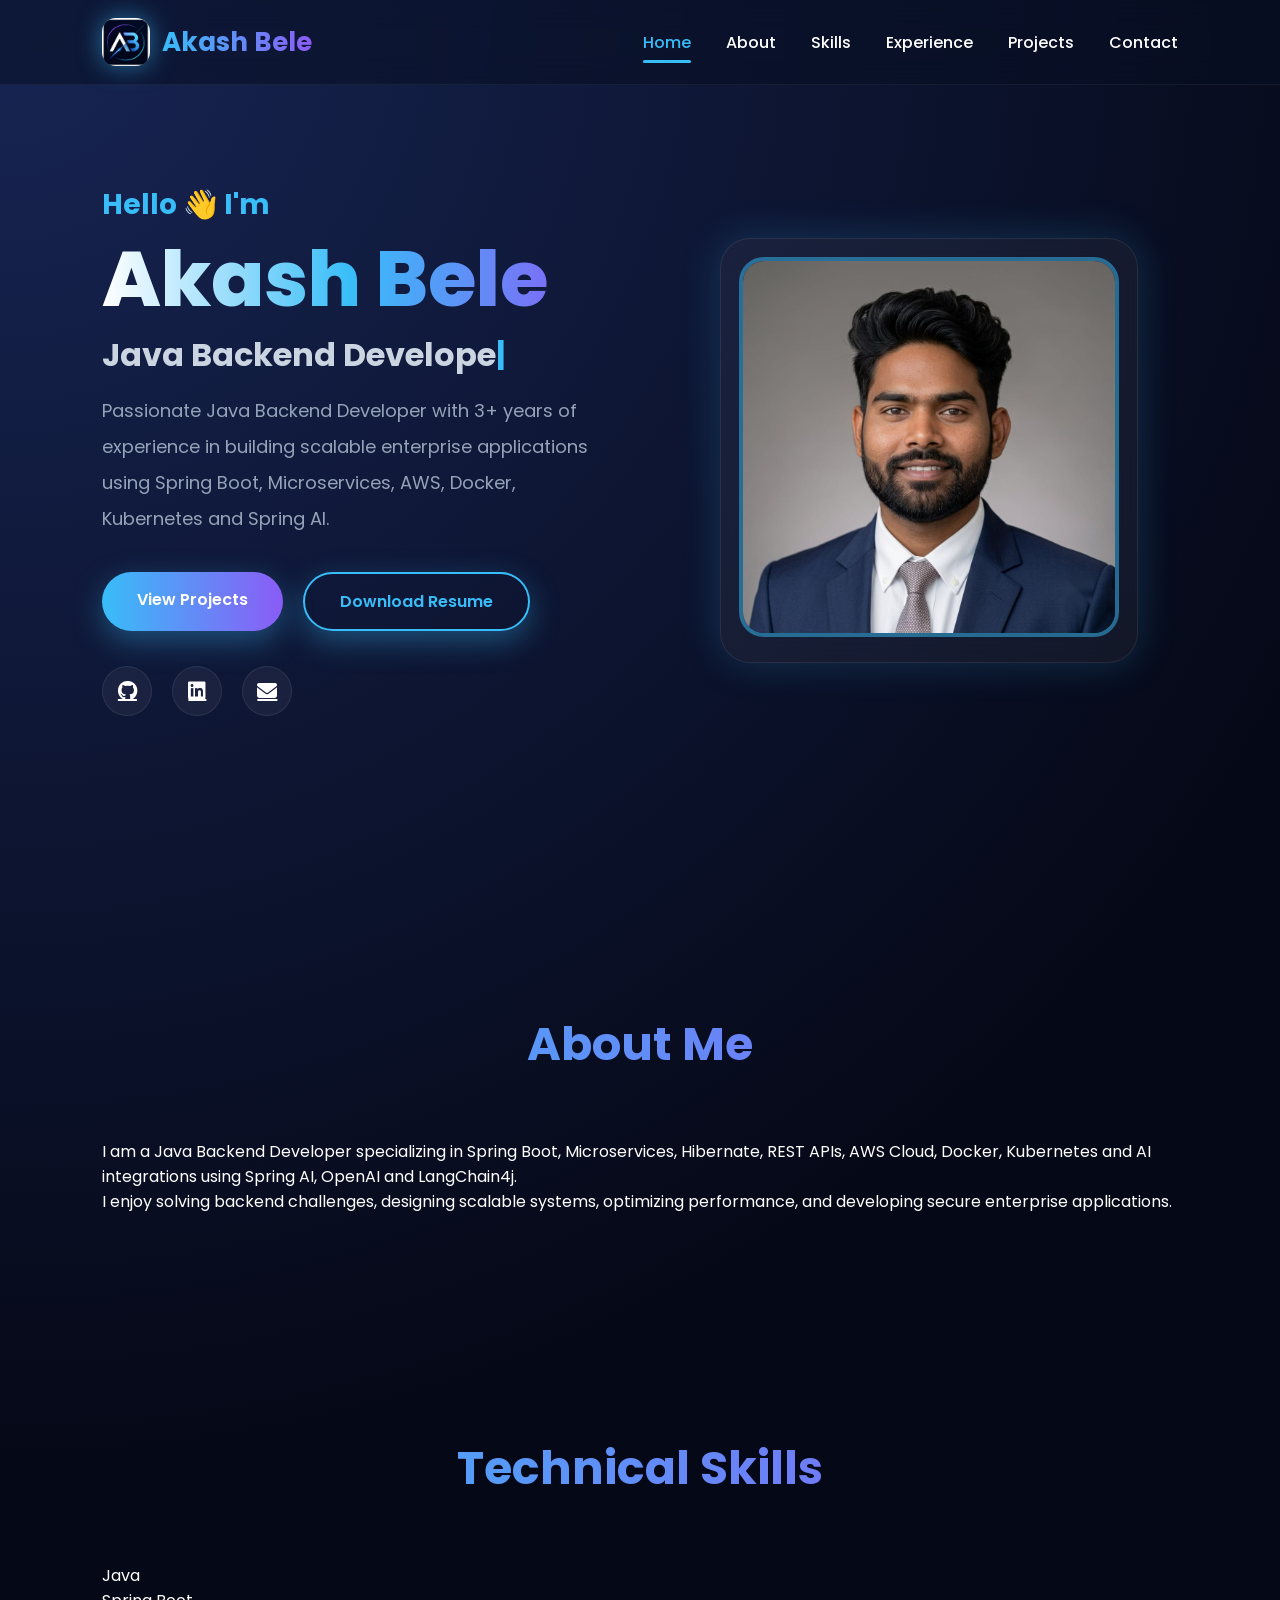
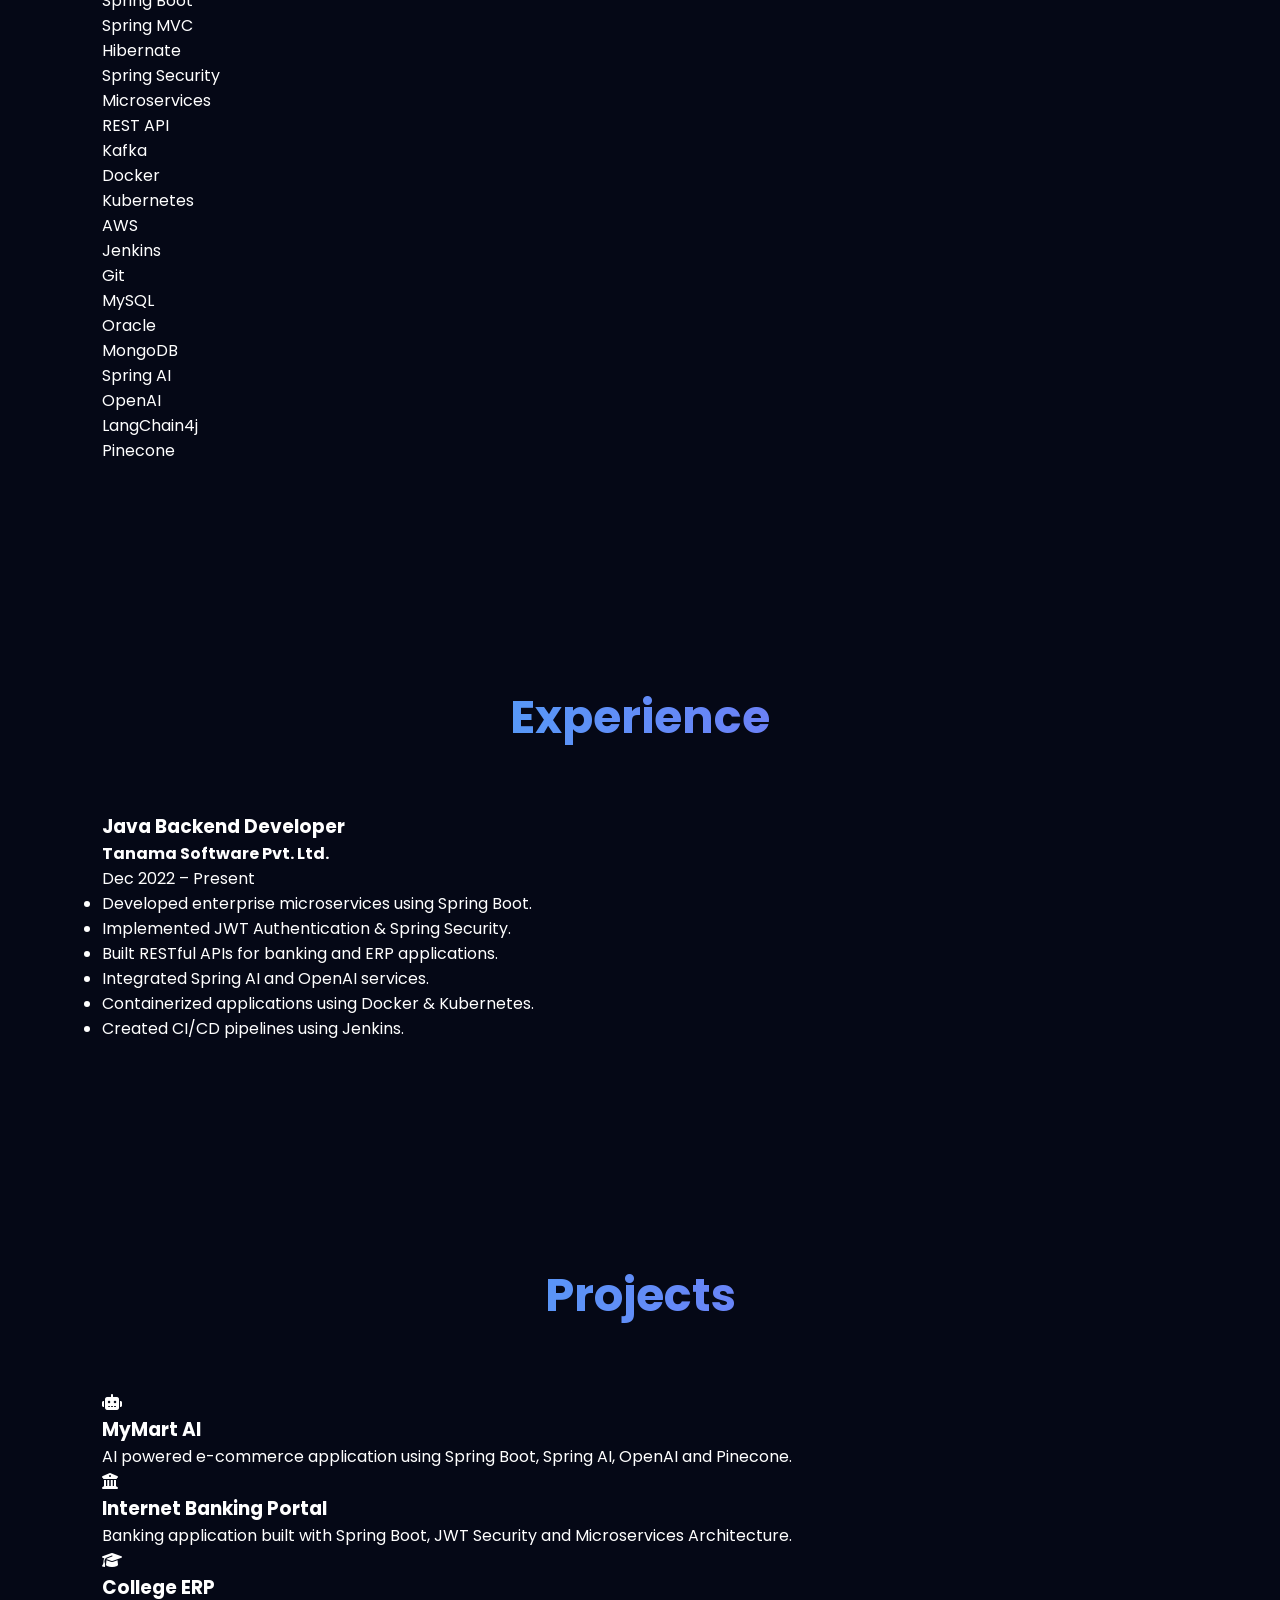
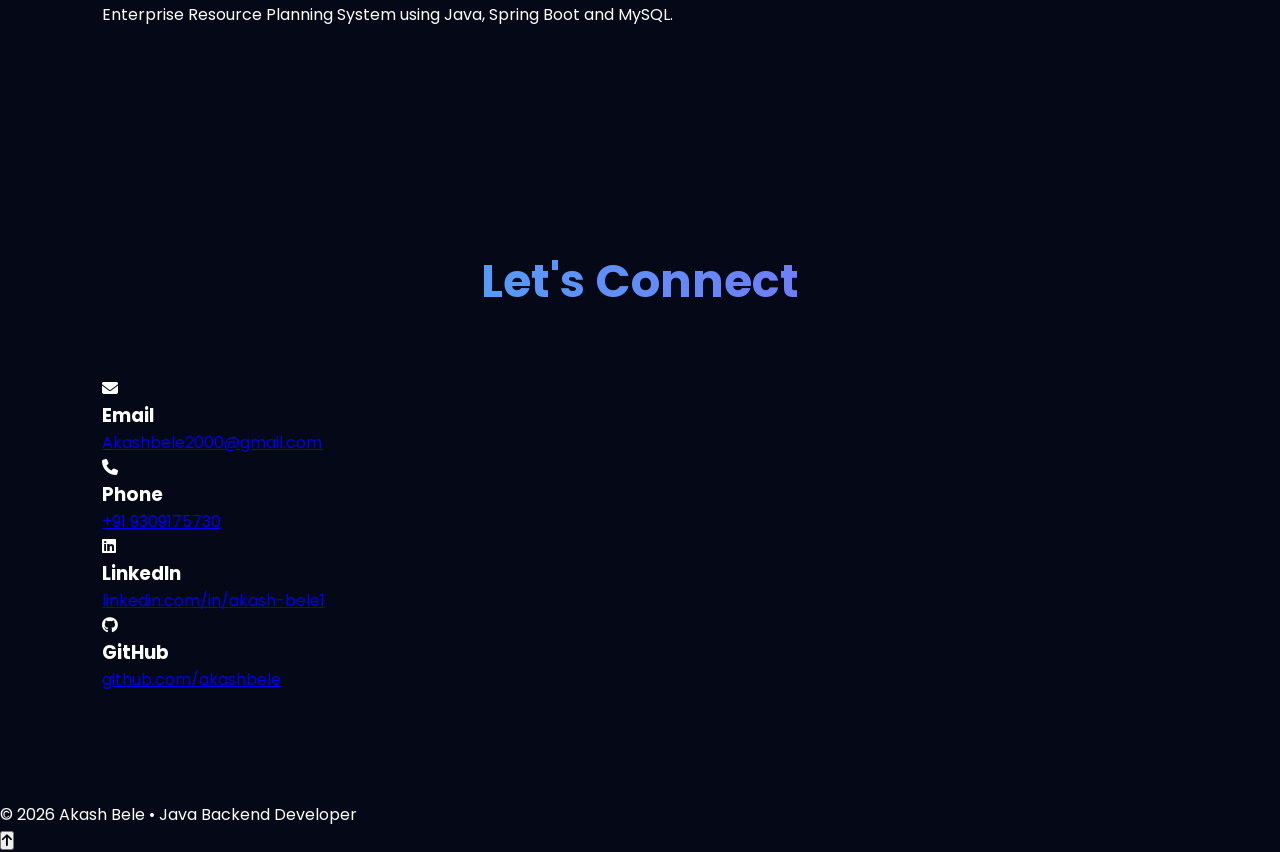
<file: index.html>
<!DOCTYPE html>
<html lang="en">

<head>
    <meta charset="UTF-8">
    <meta name="viewport" content="width=device-width, initial-scale=1.0">

    <title>Akash Bele | Java Backend Developer</title>

    <meta name="description"
        content="Akash Bele - Java Backend Developer | Spring Boot | Microservices | AWS | Spring AI | Generative AI">

    <link rel="icon" type="image/png" href="assets/favicon.png">

    <link rel="stylesheet" href="style.css">

    <link rel="preconnect" href="https://fonts.googleapis.com">

    <link rel="preconnect" href="https://fonts.gstatic.com" crossorigin>

    <link href="https://fonts.googleapis.com/css2?family=Poppins:wght@300;400;500;600;700;800&display=swap"
        rel="stylesheet">

    <link rel="stylesheet"
        href="https://cdnjs.cloudflare.com/ajax/libs/font-awesome/6.6.0/css/all.min.css">
</head>

<body>

    <!-- ================= NAVBAR ================= -->

    <header>

        <div class="logo">

            <img src="assets/favicon.png" alt="Logo">

            <span>Akash Bele</span>

        </div>

        <nav>

            <a href="#home">Home</a>

            <a href="#about">About</a>

            <a href="#skills">Skills</a>

            <a href="#experience">Experience</a>

            <a href="#projects">Projects</a>

            <a href="#contact">Contact</a>

        </nav>

    </header>

    <!-- ================= HERO ================= -->

    <section id="home" class="hero">

        <div class="hero-left">

            <h3>Hello 👋 I'm</h3>

            <h1>Akash Bele</h1>

            <h2 id="typing"></h2>

            <p>

                Passionate Java Backend Developer with 3+ years of experience
                in building scalable enterprise applications using Spring Boot,
                Microservices, AWS, Docker, Kubernetes and Spring AI.

            </p>

            <div class="buttons">

                <a href="#projects" class="btn">
                    View Projects
                </a>

                <a href="assets/resume.pdf" class="btn secondary">
                    Download Resume
                </a>

            </div>

            <div class="socials">

                <a href="#"><i class="fab fa-github"></i></a>

                <a href="#"><i class="fab fa-linkedin"></i></a>

                <a href="#"><i class="fa-solid fa-envelope"></i></a>

            </div>

        </div>

        <div class="hero-right">

            <div class="profile-card">

                <img src="assets/profile.jpg" alt="Akash Bele">

            </div>

        </div>

    </section>

    <!-- ================= ABOUT ================= -->

    <section id="about">

        <h2 class="section-title">About Me</h2>

        <div class="card">

            <p>

                I am a Java Backend Developer specializing in Spring Boot,
                Microservices, Hibernate, REST APIs, AWS Cloud, Docker,
                Kubernetes and AI integrations using Spring AI, OpenAI and
                LangChain4j.

            </p>

            <p>

                I enjoy solving backend challenges, designing scalable systems,
                optimizing performance, and developing secure enterprise
                applications.

            </p>

        </div>

    </section>

    <!-- ================= SKILLS ================= -->

    <section id="skills">

        <h2 class="section-title">Technical Skills</h2>

        <div class="skills-grid">

            <div>Java</div>

            <div>Spring Boot</div>

            <div>Spring MVC</div>

            <div>Hibernate</div>

            <div>Spring Security</div>

            <div>Microservices</div>

            <div>REST API</div>

            <div>Kafka</div>

            <div>Docker</div>

            <div>Kubernetes</div>

            <div>AWS</div>

            <div>Jenkins</div>

            <div>Git</div>

            <div>MySQL</div>

            <div>Oracle</div>

            <div>MongoDB</div>

            <div>Spring AI</div>

            <div>OpenAI</div>

            <div>LangChain4j</div>

            <div>Pinecone</div>

        </div>

    </section>

    <!-- ================= EXPERIENCE ================= -->

    <section id="experience">

        <h2 class="section-title">Experience</h2>

        <div class="timeline">

            <div class="timeline-item">

                <h3>Java Backend Developer</h3>

                <h4>Tanama Software Pvt. Ltd.</h4>

                <span>Dec 2022 – Present</span>

                <ul>

                    <li>Developed enterprise microservices using Spring Boot.</li>

                    <li>Implemented JWT Authentication & Spring Security.</li>

                    <li>Built RESTful APIs for banking and ERP applications.</li>

                    <li>Integrated Spring AI and OpenAI services.</li>

                    <li>Containerized applications using Docker & Kubernetes.</li>

                    <li>Created CI/CD pipelines using Jenkins.</li>

                </ul>

            </div>

        </div>

    </section>

    <!-- ================= PROJECTS ================= -->

    <section id="projects">

        <h2 class="section-title">Projects</h2>

        <div class="project-container">

            <div class="project-card">

                <i class="fa-solid fa-robot"></i>

                <h3>MyMart AI</h3>

                <p>

                    AI powered e-commerce application using Spring Boot,
                    Spring AI, OpenAI and Pinecone.

                </p>

            </div>

            <div class="project-card">

                <i class="fa-solid fa-building-columns"></i>

                <h3>Internet Banking Portal</h3>

                <p>

                    Banking application built with Spring Boot,
                    JWT Security and Microservices Architecture.

                </p>

            </div>

            <div class="project-card">

                <i class="fa-solid fa-graduation-cap"></i>

                <h3>College ERP</h3>

                <p>

                    Enterprise Resource Planning System using Java,
                    Spring Boot and MySQL.

                </p>

            </div>

        </div>

    </section>

    <!-- ================= CONTACT ================= -->

    <section id="contact">

        <h2 class="section-title">Let's Connect</h2>

        <div class="contact-grid">

            <div class="contact-card">

                <i class="fa-solid fa-envelope"></i>

                <h3>Email</h3>

                <p>

                    <a href="mailto:Akashbele2000@gmail.com">
                        Akashbele2000@gmail.com
                    </a>

                </p>

            </div>

            <div class="contact-card">

                <i class="fa-solid fa-phone"></i>

                <h3>Phone</h3>

                <p>

                    <a href="tel:+919309175730">
                        +91 9309175730
                    </a>

                </p>

            </div>

            <div class="contact-card">

                <i class="fab fa-linkedin"></i>

                <h3>LinkedIn</h3>

                <p>

                    <a href="#">
                        linkedin.com/in/akash-bele1
                    </a>

                </p>

            </div>

            <div class="contact-card">

                <i class="fab fa-github"></i>

                <h3>GitHub</h3>

                <p>

                    <a href="#">
                        github.com/akashbele
                    </a>

                </p>

            </div>

        </div>

    </section>

    <!-- ================= FOOTER ================= -->

    <footer>

        <p>

            © 2026 Akash Bele • Java Backend Developer

        </p>

    </footer>

    <script src="script.js"></script>

</body>

</html>
</file>
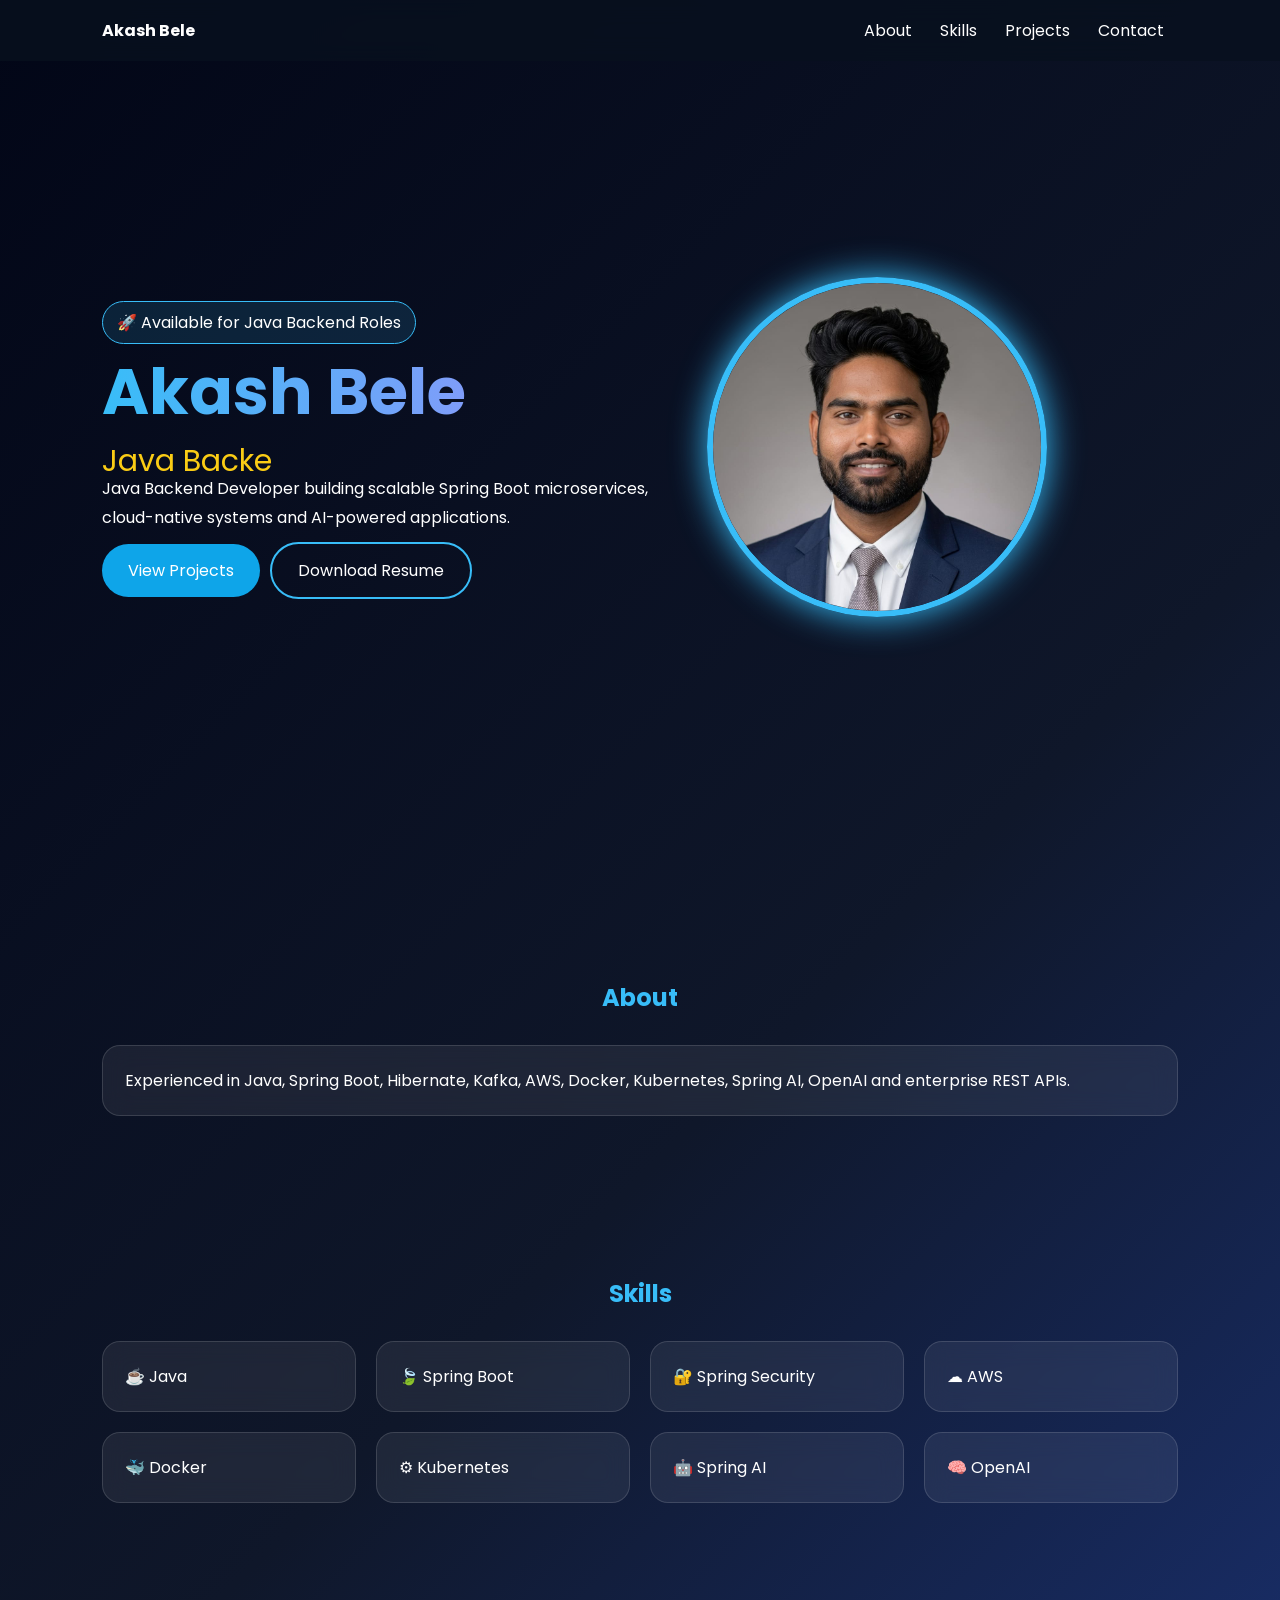
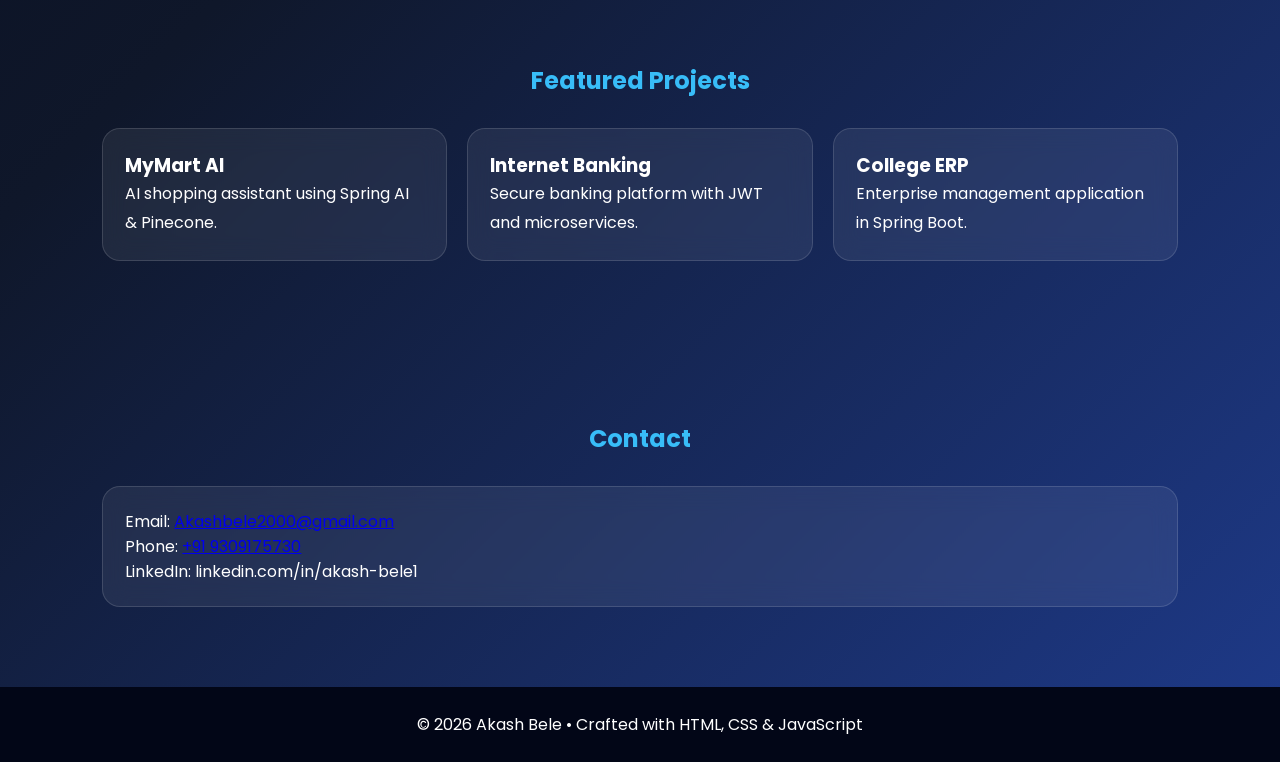
<file: creative_index.html>
<!DOCTYPE html><html><head><meta charset='UTF-8'><meta name='viewport' content='width=device-width,initial-scale=1'>
<title>Akash Bele | Java Backend Developer</title>
<link href="https://fonts.googleapis.com/css2?family=Poppins:wght@300;400;600;700&display=swap" rel="stylesheet">
<link rel="stylesheet" href="https://cdnjs.cloudflare.com/ajax/libs/font-awesome/6.6.0/css/all.min.css">
<style>
*{margin:0;padding:0;box-sizing:border-box;font-family:Poppins,sans-serif;scroll-behavior:smooth}
body{background:linear-gradient(135deg,#020617,#0f172a,#1e3a8a);color:#fff}
header{position:fixed;top:0;width:100%;display:flex;justify-content:space-between;padding:18px 8%;backdrop-filter:blur(12px);background:#08111fcc;z-index:10}
nav a{color:#fff;text-decoration:none;margin:0 14px}nav a:hover{color:#38bdf8}
.hero{min-height:100vh;display:grid;grid-template-columns:1.2fr 1fr;align-items:center;padding:90px 8%;gap:40px}
.badge{display:inline-block;background:#38bdf822;border:1px solid #38bdf8;padding:8px 14px;border-radius:30px}
h1{font-size:64px;background:linear-gradient(90deg,#38bdf8,#a78bfa);-webkit-background-clip:text;color:transparent}
.type{color:#facc15;font-size:30px;height:36px}
p{line-height:1.8}
.btn{display:inline-block;margin:10px 10px 0 0;padding:14px 26px;border-radius:30px;text-decoration:none;color:#fff;background:#0ea5e9}
.btn.alt{background:transparent;border:2px solid #38bdf8}
img{width:340px;border-radius:50%;border:6px solid #38bdf8;box-shadow:0 0 35px #38bdf8;animation:f 4s ease-in-out infinite}
@keyframes f{50%{transform:translateY(-12px)}}
section{padding:80px 8%}h2{text-align:center;margin-bottom:30px;color:#38bdf8}
.cards{display:grid;grid-template-columns:repeat(auto-fit,minmax(220px,1fr));gap:20px}
.card{background:#ffffff12;border:1px solid #ffffff22;border-radius:18px;padding:22px;backdrop-filter:blur(12px);transition:.3s}
.card:hover{transform:translateY(-8px) scale(1.02)}
footer{text-align:center;padding:25px;background:#020617}
</style></head><body>
<header><div><b>Akash Bele</b></div><nav><a href=#about>About</a><a href=#skills>Skills</a><a href=#projects>Projects</a><a href=#contact>Contact</a></nav></header>
<section class=hero><div><span class=badge>🚀 Available for Java Backend Roles</span><h1>Akash Bele</h1><div class=type id=t></div><p>Java Backend Developer building scalable Spring Boot microservices, cloud-native systems and AI-powered applications.</p><a class=btn href=#projects>View Projects</a><a class='btn alt' href='assets/resume.pdf' download>Download Resume</a></div><div><img src='assets/profile.jpg'></div></section>
<section id=about><h2>About</h2><div class=card>Experienced in Java, Spring Boot, Hibernate, Kafka, AWS, Docker, Kubernetes, Spring AI, OpenAI and enterprise REST APIs.</div></section>
<section id=skills><h2>Skills</h2><div class=cards><div class=card>☕ Java</div><div class=card>🍃 Spring Boot</div><div class=card>🔐 Spring Security</div><div class=card>☁ AWS</div><div class=card>🐳 Docker</div><div class=card>⚙ Kubernetes</div><div class=card>🤖 Spring AI</div><div class=card>🧠 OpenAI</div></div></section>
<section id=projects><h2>Featured Projects</h2><div class=cards><div class=card><h3>MyMart AI</h3><p>AI shopping assistant using Spring AI & Pinecone.</p></div><div class=card><h3>Internet Banking</h3><p>Secure banking platform with JWT and microservices.</p></div><div class=card><h3>College ERP</h3><p>Enterprise management application in Spring Boot.</p></div></div></section>
<section id=contact><h2>Contact</h2><div class=card>Email: <a href='mailto:Akashbele2000@gmail.com'>Akashbele2000@gmail.com</a><br>Phone: <a href='tel:+919309175730'>+91 9309175730</a><br>LinkedIn: linkedin.com/in/akash-bele1</div></section>
<footer>© 2026 Akash Bele • Crafted with HTML, CSS & JavaScript</footer>
<script>
const words=["Java Backend Developer","Spring Boot Expert","Microservices Developer","AI Enthusiast"];
let i=0,j=0,d=true;const e=document.getElementById('t');
setInterval(()=>{let w=words[i];e.textContent=w.slice(0,j);if(d){j++;if(j>w.length)d=false}else{j--;if(j<0){d=true;i=(i+1)%words.length;j=0}}},120);
</script></body></html>
</file>
<file: style.css>
/* =====================================================
   GOOGLE FONT
===================================================== */

@import url('https://fonts.googleapis.com/css2?family=Poppins:wght@300;400;500;600;700;800&display=swap');

*{
    margin:0;
    padding:0;
    box-sizing:border-box;
    scroll-behavior:smooth;
}

:root{

    --bg:#050816;
    --bg2:#0b1120;
    --card:rgba(255,255,255,.06);
    --border:rgba(255,255,255,.12);

    --primary:#38bdf8;
    --secondary:#8b5cf6;
    --white:#ffffff;
    --gray:#94a3b8;

}

body{

    font-family:'Poppins',sans-serif;
    background:
    radial-gradient(circle at top left,#172554 0%,#050816 35%),
    radial-gradient(circle at bottom right,#1e1b4b 0%,#050816 40%),
    #050816;

    color:white;
    overflow-x:hidden;

}


/* =====================================================
SCROLLBAR
===================================================== */

::-webkit-scrollbar{

width:10px;

}

::-webkit-scrollbar-track{

background:#050816;

}

::-webkit-scrollbar-thumb{

background:linear-gradient(#38bdf8,#8b5cf6);
border-radius:20px;

}


/* =====================================================
HEADER
===================================================== */

header{

position:fixed;
top:0;
left:0;
width:100%;
padding:18px 8%;
display:flex;
justify-content:space-between;
align-items:center;

background:rgba(8,15,35,.55);

backdrop-filter:blur(15px);

border-bottom:1px solid rgba(255,255,255,.05);

z-index:999;

transition:.4s;

}

header.sticky{

background:#081120;

box-shadow:0 8px 30px rgba(0,0,0,.45);

}


/* =====================================================
LOGO
===================================================== */

.logo{

display:flex;
align-items:center;
gap:12px;

font-size:26px;
font-weight:700;

color:white;

}

.logo img{

width:48px;
height:48px;

border-radius:14px;

box-shadow:0 0 25px rgba(56,189,248,.55);

transition:.4s;

}

.logo img:hover{

transform:rotate(8deg) scale(1.08);

}

.logo span{

background:linear-gradient(90deg,#38bdf8,#8b5cf6);

-webkit-background-clip:text;

color:transparent;

}


/* =====================================================
NAVIGATION
===================================================== */

nav{

display:flex;
gap:35px;

}

nav a{

text-decoration:none;
color:white;

font-weight:500;

position:relative;

transition:.4s;

}

nav a::after{

content:"";

position:absolute;

left:0;
bottom:-8px;

width:0;
height:3px;

background:#38bdf8;

border-radius:20px;

transition:.4s;

}

nav a:hover{

color:#38bdf8;

}

nav a:hover::after,
nav a.active::after{

width:100%;

}

nav a.active{

color:#38bdf8;

}


/* =====================================================
SECTIONS
===================================================== */

section{

padding:110px 8%;

}

.section-title{

font-size:46px;

text-align:center;

margin-bottom:60px;

font-weight:700;

background:linear-gradient(90deg,#38bdf8,#8b5cf6);

-webkit-background-clip:text;

color:transparent;

}


/* =====================================================
HERO
===================================================== */

.hero{

min-height:100vh;

display:flex;

align-items:center;

justify-content:space-between;

gap:80px;

}

.hero-left{

flex:1;

animation:slideLeft 1s ease;

}

.hero-left h3{

font-size:28px;

color:#38bdf8;

margin-bottom:10px;

}

.hero-left h1{

font-size:78px;

font-weight:800;

line-height:1.1;

margin-bottom:10px;

background:linear-gradient(90deg,#fff,#38bdf8,#8b5cf6);

-webkit-background-clip:text;

color:transparent;

}

.hero-left h2{

font-size:32px;

height:42px;

color:#cbd5e1;

margin-bottom:20px;

}

.hero-left p{

color:#94a3b8;

line-height:2;

max-width:650px;

margin-bottom:35px;

font-size:18px;

}


/* =====================================================
BUTTONS
===================================================== */

.buttons{

display:flex;

gap:20px;

margin-bottom:35px;

flex-wrap:wrap;

}

.btn{

padding:15px 35px;

border-radius:50px;

text-decoration:none;

font-weight:600;

overflow:hidden;

position:relative;

transition:.4s;

}

.btn{

background:linear-gradient(90deg,#38bdf8,#8b5cf6);

color:white;

box-shadow:0 10px 30px rgba(56,189,248,.35);

}

.btn.secondary{

background:transparent;

border:2px solid #38bdf8;

color:#38bdf8;

}

.btn:hover{

transform:translateY(-6px);

box-shadow:0 18px 40px rgba(56,189,248,.45);

}


/* =====================================================
SOCIAL ICONS
===================================================== */

.socials{

display:flex;

gap:20px;

}

.socials a{

width:50px;
height:50px;

display:flex;
align-items:center;
justify-content:center;

border-radius:50%;

background:rgba(255,255,255,.05);

border:1px solid rgba(255,255,255,.08);

color:white;

font-size:20px;

transition:.4s;

}

.socials a:hover{

background:#38bdf8;

transform:translateY(-8px);

color:black;

}


/* =====================================================
PROFILE
===================================================== */

.hero-right{

flex:1;

display:flex;

justify-content:center;

animation:slideRight 1s ease;

}

.profile-card{

padding:18px;

border-radius:30px;

background:rgba(255,255,255,.05);

backdrop-filter:blur(20px);

border:1px solid rgba(255,255,255,.08);

box-shadow:0 0 40px rgba(56,189,248,.2);

animation:float 5s ease-in-out infinite;

}

.profile-card img{

width:380px;
height:380px;

border-radius:25px;

object-fit:cover;

border:4px solid rgba(56,189,248,.5);

}


/* =====================================================
ANIMATIONS
===================================================== */

@keyframes float{

0%,100%{

transform:translateY(0);

}

50%{

transform:translateY(-20px);

}

}

@keyframes slideLeft{

from{

opacity:0;
transform:translateX(-70px);

}

to{

opacity:1;
transform:translateX(0);

}

}

@keyframes slideRight{

from{

opacity:0;
transform:translateX(70px);

}

to{

opacity:1;
transform:translateX(0);

}

}

.cursor{

color:#38bdf8;

animation:blink .8s infinite;

}

@keyframes blink{

50%{

opacity:0;

}

}
</file>
